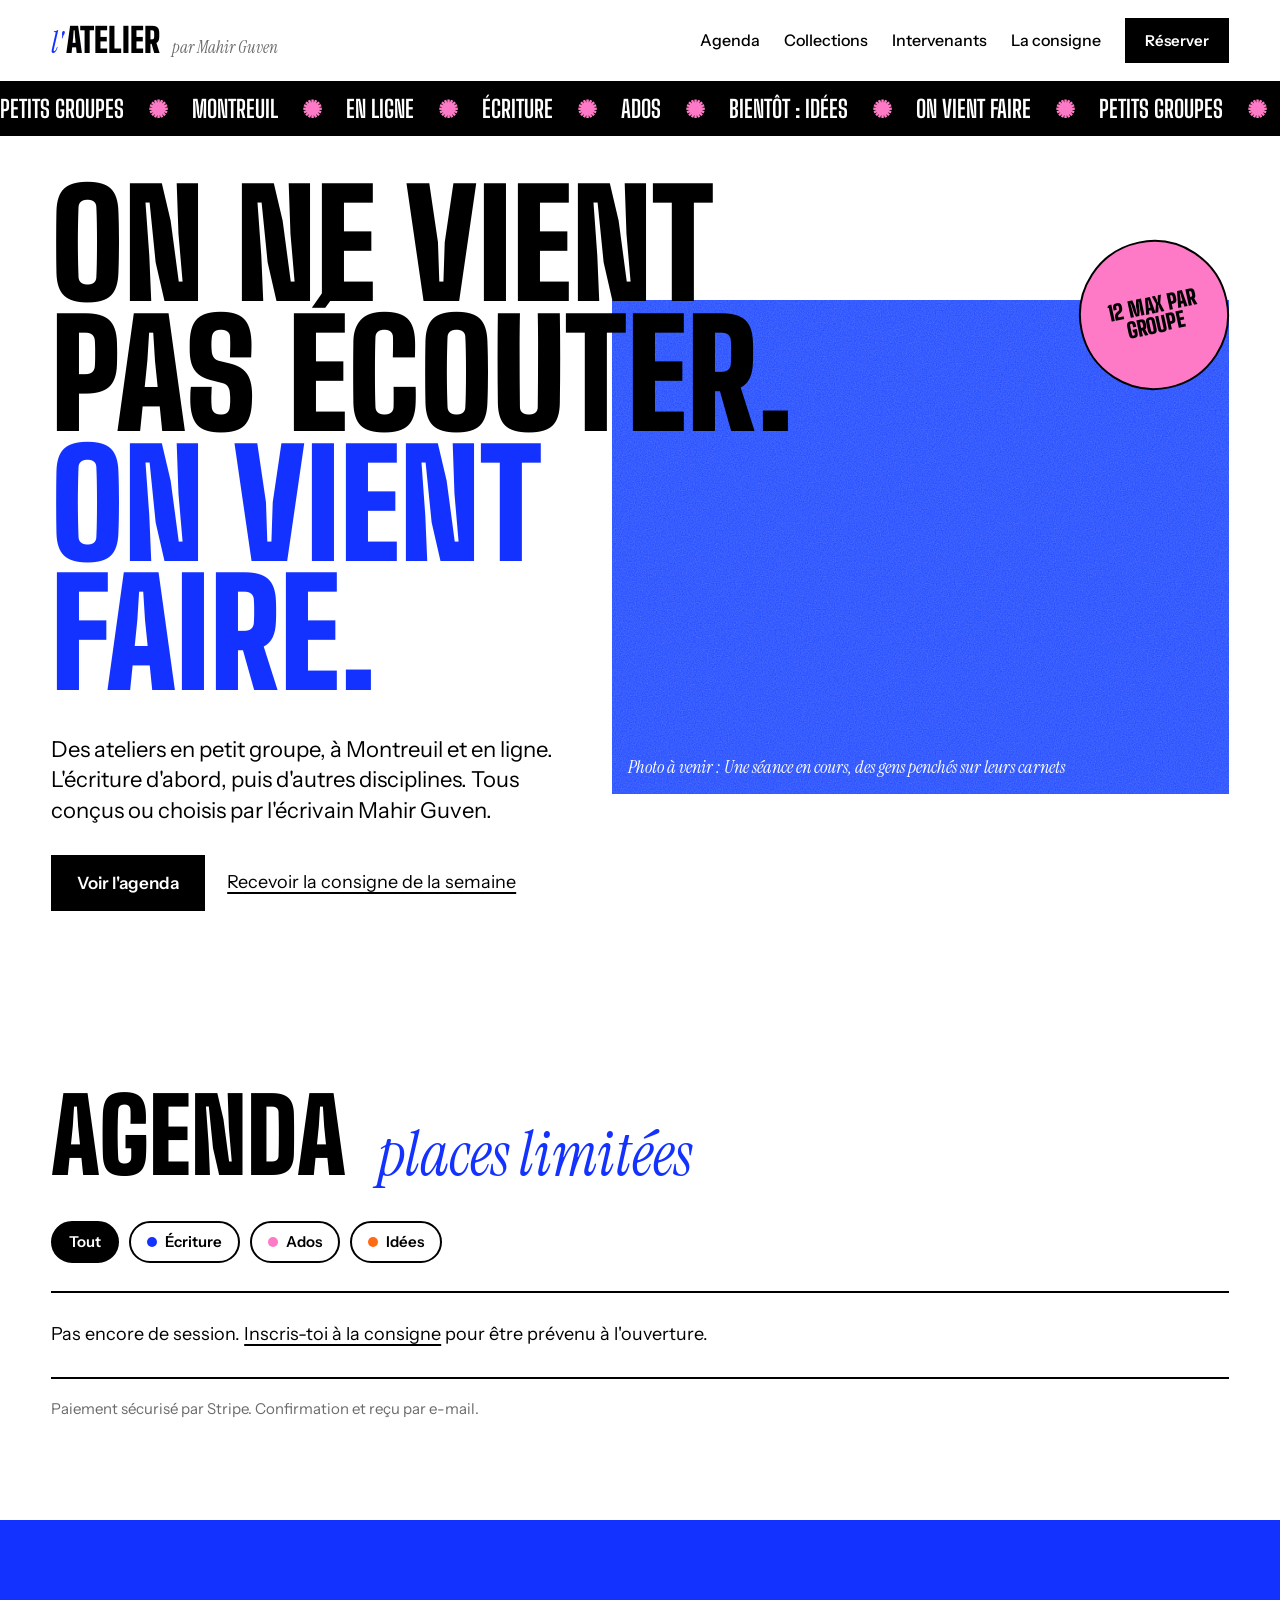
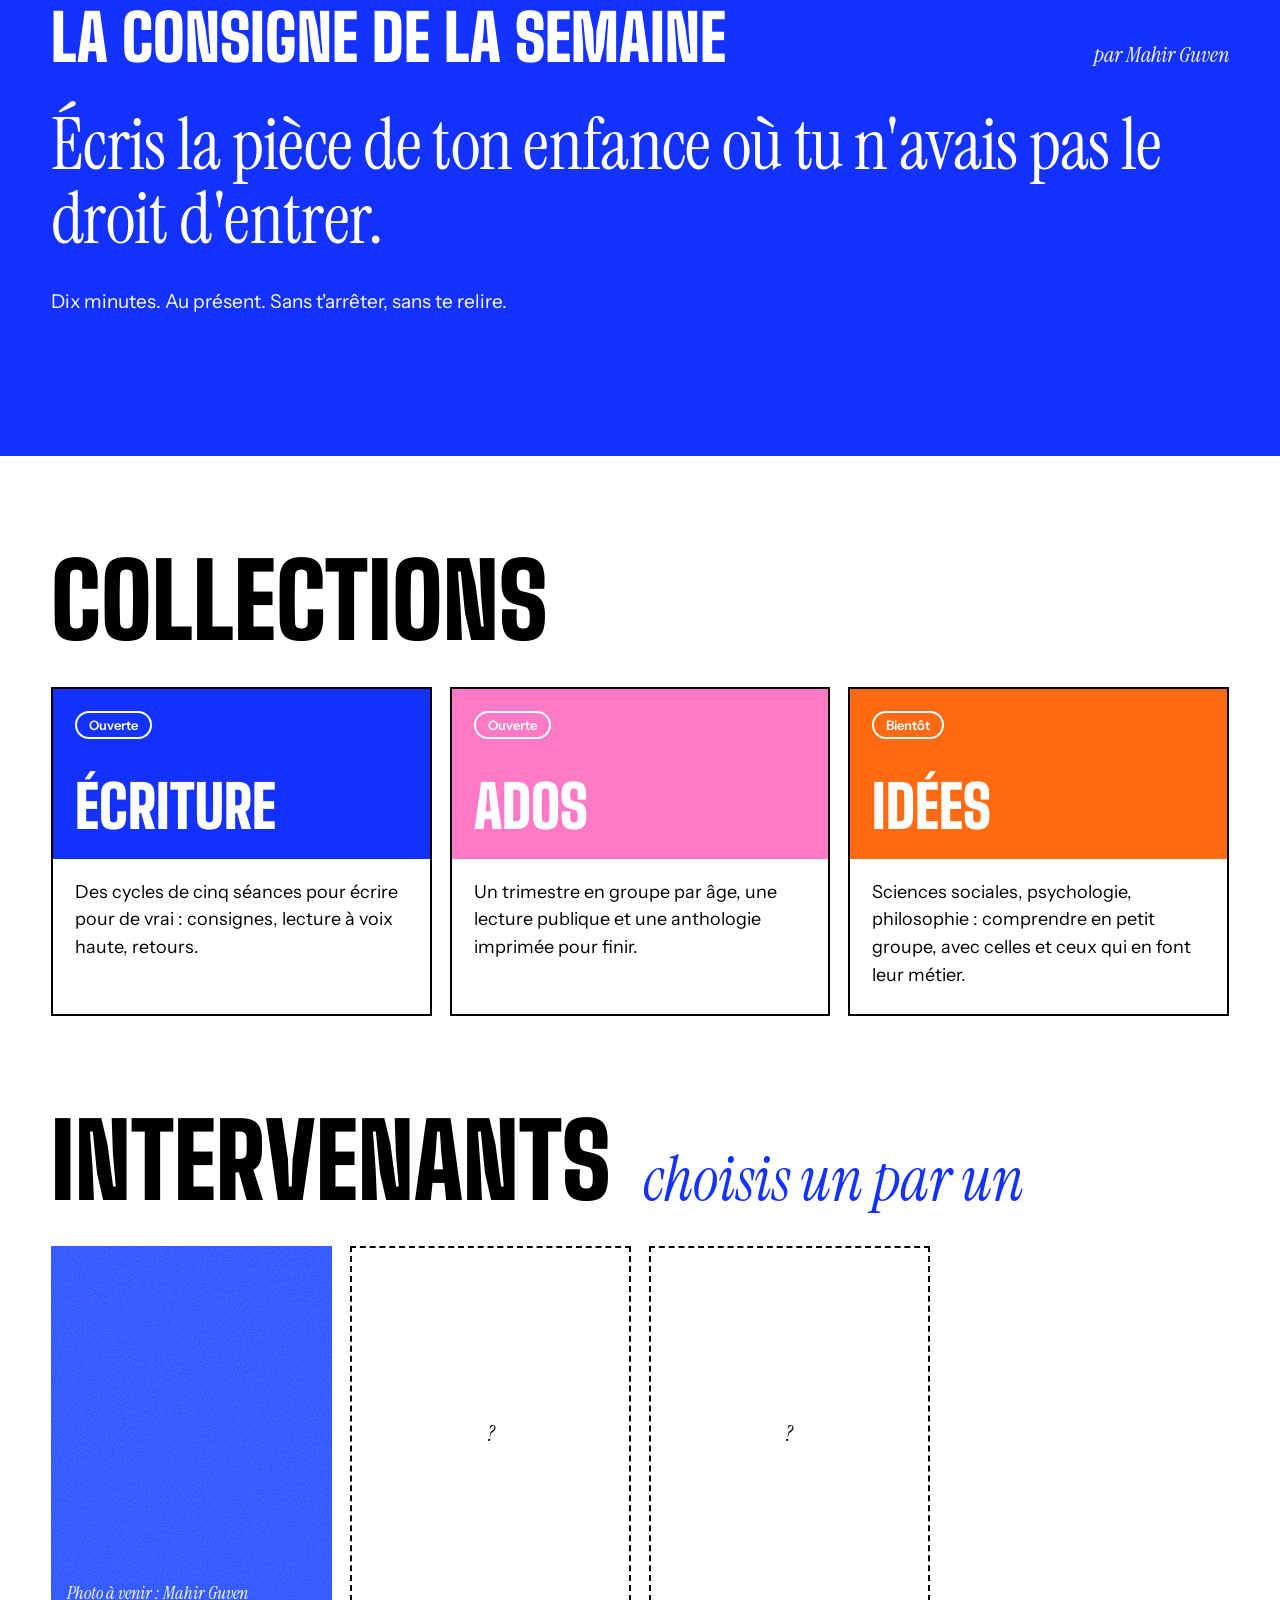
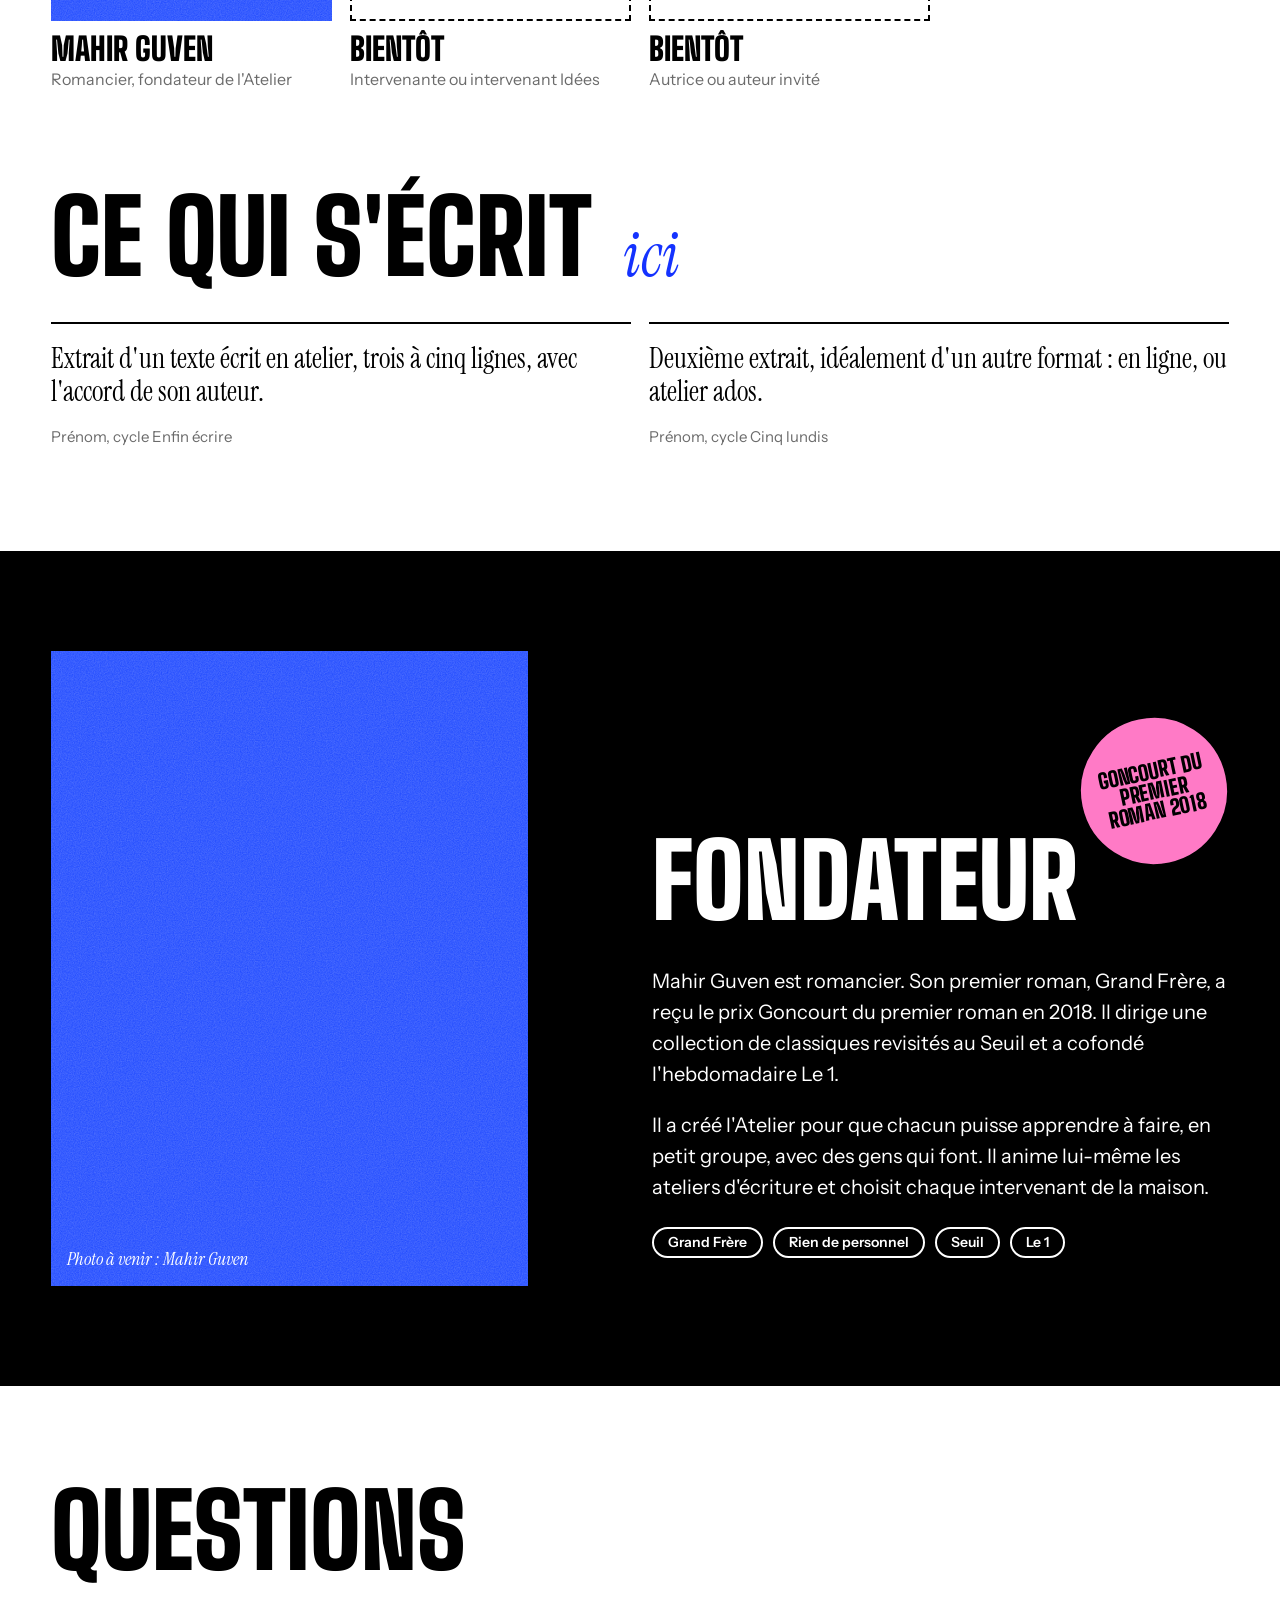
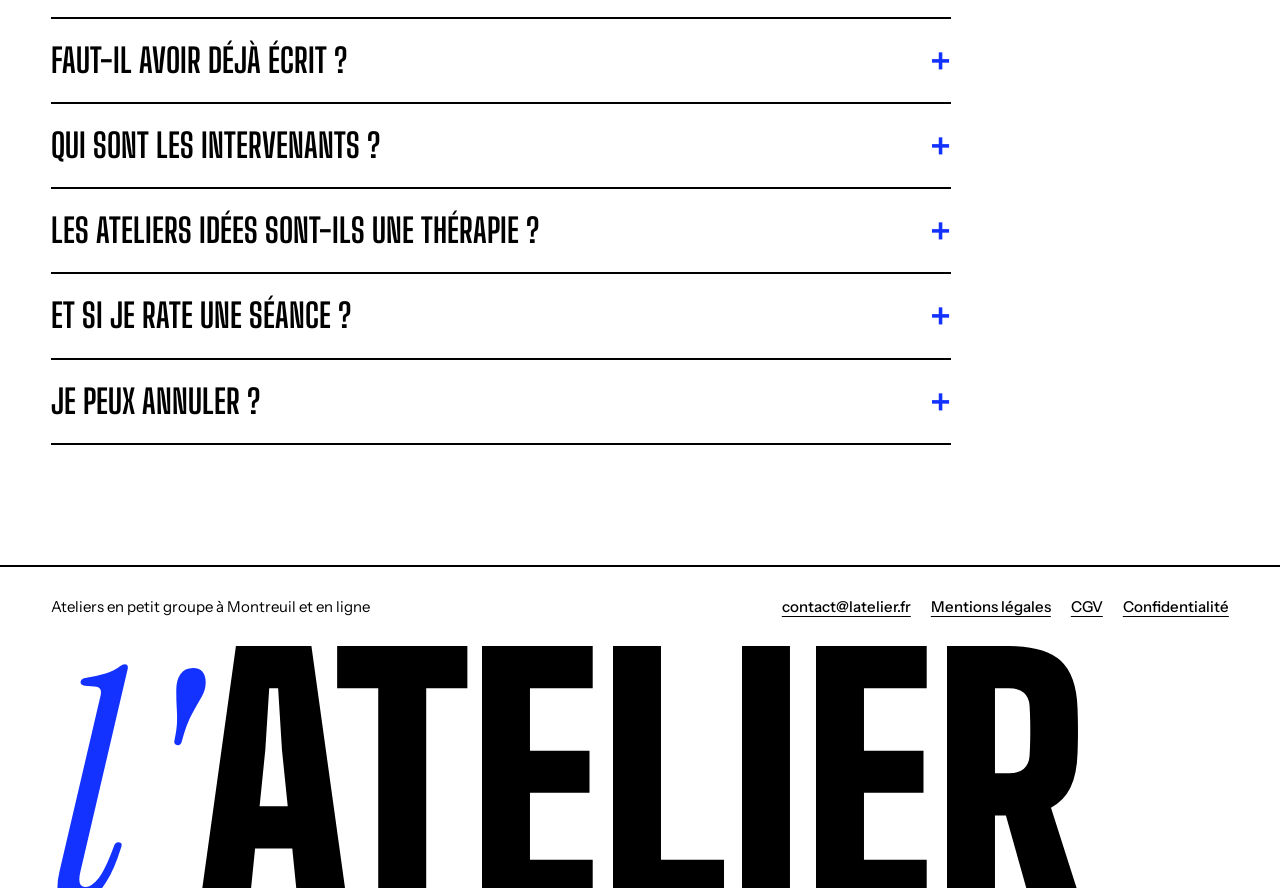
<file: index.html>
<!doctype html>
<html lang="fr">
<head>
<meta charset="utf-8">
<meta name="viewport" content="width=device-width, initial-scale=1">
<title>l'Atelier — ateliers en petit groupe, choisis par Mahir Guven</title>
<meta name="description" content="Ateliers en petit groupe à Montreuil et en ligne, conçus ou choisis par l'écrivain Mahir Guven.">
<link rel="preconnect" href="https://fonts.googleapis.com">
<link rel="preconnect" href="https://fonts.gstatic.com" crossorigin>
<link href="https://fonts.googleapis.com/css2?family=Big+Shoulders+Display:wght@700;900&family=Instrument+Sans:wght@400;500;600&family=Instrument+Serif:ital@0;1&display=swap" rel="stylesheet">
<link rel="stylesheet" href="style.css">
</head>
<body>

<header>
  <a class="logo" href="/" aria-label="l'Atelier, accueil"><i>l'</i><b>Atelier</b><small id="signature"></small></a>
  <nav aria-label="Navigation principale">
    <a href="#agenda">Agenda</a>
    <a href="#collections">Collections</a>
    <a href="#intervenants">Intervenants</a>
    <a href="#consigne" id="nav-consigne">La consigne</a>
    <a class="btn" href="#agenda">Réserver</a>
  </nav>
</header>

<div class="bandeau" aria-hidden="true"><div class="piste" id="piste"></div></div>

<p class="chargement" id="chargement">Chargement…</p>

<main id="contenu" hidden>
  <div class="hero">
    <h1 class="gros"><span id="hero-titre"></span> <span class="bleu" id="hero-titre-couleur"></span></h1>
    <figure class="photo" id="hero-photo"></figure>
    <div class="sticker" id="sticker"></div>
    <div class="texte">
      <p class="chapeau" id="hero-chapeau"></p>
      <div class="actions-hero">
        <a class="btn" href="#agenda">Voir l'agenda</a>
        <a href="#consigne" id="lien-consigne">Recevoir la consigne de la semaine</a>
      </div>
    </div>
  </div>

  <section id="agenda" aria-labelledby="t-agenda">
    <h2 class="titre-section gros" id="t-agenda">Agenda <span class="it">places limitées</span></h2>
    <div class="filtres" id="filtres" role="group" aria-label="Filtrer par collection"></div>
    <div id="liste-sessions"></div>
    <p class="note-paiement">Paiement sécurisé par Stripe. Confirmation et reçu par e-mail.</p>
  </section>

  <div class="consigne" id="consigne">
    <div class="entete">
      <h2 class="gros">La consigne de la semaine</h2>
      <span id="consigne-signature"></span>
    </div>
    <blockquote id="consigne-texte"></blockquote>
    <p class="regle" id="consigne-regle"></p>
    <a class="btn clair" id="consigne-lien" href="#">Recevoir chaque lundi</a>
  </div>

  <section id="collections" aria-labelledby="t-collections">
    <h2 class="titre-section gros" id="t-collections">Collections</h2>
    <div class="collections" id="liste-collections"></div>
  </section>

  <section id="intervenants" aria-labelledby="t-intervenants">
    <h2 class="titre-section gros" id="t-intervenants">Intervenants <span class="it">choisis un par un</span></h2>
    <div class="intervenants" id="liste-intervenants"></div>
  </section>

  <section id="textes" aria-labelledby="t-textes">
    <h2 class="titre-section gros" id="t-textes">Ce qui s'écrit <span class="it">ici</span></h2>
    <div class="textes" id="liste-textes"></div>
  </section>

  <div class="fondateur" id="fondateur">
    <div class="grille">
      <figure class="photo" id="fondateur-photo"></figure>
      <div class="bio">
        <div class="sticker" id="fondateur-sticker"></div>
        <h2 class="titre-section gros">Fondateur</h2>
        <div id="fondateur-texte"></div>
        <div class="credits" id="fondateur-credits"></div>
        <a class="btn clair" id="fondateur-lien" href="#">Son site d'auteur</a>
      </div>
    </div>
  </div>

  <section id="questions" aria-labelledby="t-questions">
    <h2 class="titre-section gros" id="t-questions">Questions</h2>
    <div class="faq" id="liste-faq"></div>
  </section>
</main>

<footer>
  <div class="pied">
    <span>Ateliers en petit groupe à Montreuil et en ligne</span>
    <nav aria-label="Informations">
      <a id="pied-email" href="#">Contact</a>
      <a id="pied-instagram" href="#" hidden>Instagram</a>
      <a href="page.html?p=mentions-legales">Mentions légales</a>
      <a href="page.html?p=cgv">CGV</a>
      <a href="page.html?p=confidentialite">Confidentialité</a>
    </nav>
  </div>
  <div class="geant gros" aria-hidden="true"><i>l'</i>Atelier</div>
</footer>

<dialog id="fenetre" aria-labelledby="f-titre">
  <div class="fen">
    <h3 class="gros" id="f-titre"></h3>
    <dl id="f-recap"></dl>
    <p class="petit">Le paiement se fait sur une page sécurisée Stripe. Tu reçois ta confirmation et ton reçu par e-mail.</p>
    <label><input type="checkbox" id="f-cgv"> <span>J'ai lu et j'accepte les <a href="page.html?p=cgv" target="_blank">conditions générales de vente</a>.</span></label>
    <div class="actions">
      <button class="btn" id="f-payer" disabled></button>
      <button class="fermer" id="f-fermer" type="button">Annuler</button>
    </div>
    <div class="demo" id="f-demo" hidden>Le paiement en ligne n'est pas encore ouvert pour cette session. Écris-nous pour réserver.</div>
  </div>
</dialog>

<script>
/* Tout le contenu vient des fichiers du dossier /content,
   modifiés depuis l'administration (/admin). Rien à changer ici. */
const $ = id => document.getElementById(id);
const esc = s => String(s ?? "").replace(/[&<>"']/g, c => ({"&":"&amp;","<":"&lt;",">":"&gt;",'"':"&quot;","'":"&#39;"}[c]));
const euros = n => Number(n).toLocaleString("fr-FR") + " €";

/* Texte noir ou blanc selon la couleur de la collection */
function contraste(hex){
  const h = (hex || "#1432FF").replace("#","");
  const [r,g,b] = [0,2,4].map(i => parseInt(h.substr(i,2),16) / 255)
    .map(v => v <= .03928 ? v/12.92 : Math.pow((v+.055)/1.055, 2.4));
  return (0.2126*r + 0.7152*g + 0.0722*b) > 0.4 ? "#000000" : "#FFFFFF";
}
const style = c => `--c:${esc(c?.couleur || "#1432FF")};--t:${contraste(c?.couleur)}`;

function photo(el, src, texte, coul){
  el.setAttribute("style", style(coul));
  el.innerHTML = src
    ? `<img src="${esc(src)}" alt="${esc(texte)}" loading="lazy">`
    : `<div class="vide">Photo à venir${texte ? " : " + esc(texte) : ""}</div>`;
}
const paragraphes = t => String(t || "").split(/\n\s*\n/).map(p => `<p>${esc(p.trim())}</p>`).join("");

async function charger(nom){
  const r = await fetch(`content/${nom}.json`, {cache: "no-cache"});
  if (!r.ok) throw new Error(nom);
  return r.json();
}

(async () => {
  let site, collections, intervenants, sessions;
  try {
    [site, {collections}, {intervenants}, {sessions}] =
      await Promise.all(["site","collections","intervenants","sessions"].map(charger));
  } catch(e) {
    $("chargement").textContent = "Le contenu n'a pas pu être chargé. Si tu ouvres ce fichier directement depuis ton ordinateur, c'est normal : le site fonctionne une fois en ligne.";
    return;
  }
  const col = id => collections.find(c => c.id === id);
  const inter = id => intervenants.find(i => i.id === id);
  const principale = collections[0];

  /* En-tête, bandeau, hero */
  $("signature").textContent = site.signature || "";
  $("piste").innerHTML = Array(4).fill(site.bandeau || []).flat().map(t => `<span>${esc(t)}</span>`).join("");
  $("hero-titre").textContent = site.hero_titre;
  $("hero-titre-couleur").textContent = site.hero_titre_couleur;
  $("hero-chapeau").textContent = site.hero_chapeau;
  photo($("hero-photo"), site.hero_photo, site.hero_photo_legende, principale);
  $("sticker").textContent = site.sticker || "";
  $("sticker").hidden = !site.sticker;

  /* Agenda : sessions visibles et non terminées */
  const auj = new Date(); auj.setHours(0,0,0,0);
  const actives = sessions
    .map((s,i) => ({...s, i}))
    .filter(s => s.visible !== false && (!s.fin || new Date(s.fin + "T23:59:59") >= auj));

  let filtre = "tout";
  $("filtres").innerHTML =
    `<button class="filtre" aria-pressed="true" data-f="tout">Tout</button>` +
    collections.map(c => `<button class="filtre" style="${style(c)}" aria-pressed="false" data-f="${esc(c.id)}"><span class="point"></span>${esc(c.nom)}</button>`).join("");
  $("filtres").addEventListener("click", e => {
    const b = e.target.closest(".filtre"); if (!b) return;
    filtre = b.dataset.f;
    document.querySelectorAll(".filtre").forEach(x => x.setAttribute("aria-pressed", x === b));
    rendreSessions();
  });

  function rendreSessions(){
    const liste = actives.filter(s => filtre === "tout" || s.collection === filtre);
    if (!liste.length){
      const c = col(filtre);
      $("liste-sessions").innerHTML = `<div class="vide-agenda">Pas encore de session${c ? " dans la collection " + esc(c.nom) : ""}. ${site.consigne_visible ? '<a href="#consigne">Inscris-toi à la consigne</a> pour être prévenu à l\'ouverture.' : ""}</div>`;
      return;
    }
    $("liste-sessions").innerHTML = liste.map(s => {
      const c = col(s.collection) || principale, p = inter(s.intervenant), complet = s.places <= 0;
      return `
      <div class="session${complet ? " complete" : ""}" style="${style(c)}">
        <div class="dossard" aria-label="${s.places} places restantes">
          <b>${Number(s.places)}</b><small>${complet ? "place" : (s.places > 1 ? "places restantes" : "place restante")}</small>
        </div>
        <div>
          <span class="tag">${esc(c.nom)}</span>
          <h3 class="gros">${esc(s.titre)}</h3>
          ${p ? `<p class="qui"><span class="avatar"></span>avec ${esc(p.nom)}</p>` : ""}
          <p class="infos">${esc(s.dates)}<br>${esc(s.horaire)}, ${esc(s.lieu)}</p>
        </div>
        <div class="droite">
          <div class="prix">${euros(s.prix)}</div>
          ${complet
            ? `<div><span class="tampon">Complet</span></div><a href="mailto:${esc(site.email)}?subject=${encodeURIComponent("Liste d'attente : " + s.titre)}">Liste d'attente</a>`
            : `<button class="btn" data-i="${s.i}">Réserver ma place</button>`}
        </div>
      </div>`;
    }).join("");
  }
  rendreSessions();

  /* Consigne */
  $("consigne").hidden = !site.consigne_visible;
  $("nav-consigne").hidden = $("lien-consigne").hidden = !site.consigne_visible;
  $("consigne-signature").textContent = site.signature || "";
  $("consigne-texte").textContent = site.consigne_texte;
  $("consigne-regle").textContent = site.consigne_regle;
  if (site.consigne_lien_inscription) $("consigne-lien").href = site.consigne_lien_inscription;
  else $("consigne-lien").hidden = true;

  /* Collections */
  $("liste-collections").innerHTML = collections.map(c => `
    <article class="collection" style="${style(c)}">
      <div class="haut"><span class="statut">${c.ouverte ? "Ouverte" : "Bientôt"}</span><h3 class="gros">${esc(c.nom)}</h3></div>
      <p>${esc(c.texte)}</p>
    </article>`).join("");

  /* Intervenants */
  $("liste-intervenants").innerHTML = intervenants.map((p, k) => `
    <article class="intervenant${p.a_venir ? " a-venir" : ""}">
      <figure class="photo" id="ph-${k}"></figure>
      <h3 class="gros">${esc(p.nom)}</h3>
      <p>${esc(p.role)}</p>
    </article>`).join("");
  intervenants.forEach((p, k) => {
    const el = $("ph-" + k);
    if (p.a_venir){ el.innerHTML = `<div class="vide">?</div>`; return; }
    photo(el, p.photo, p.nom, col(p.collection) || principale);
  });

  /* Extraits */
  const textes = site.textes_participants || [];
  $("textes").hidden = !textes.length;
  $("liste-textes").innerHTML = textes.map(t => `
    <div class="extrait"><p>${esc(t.extrait)}</p><small>${esc(t.signature)}</small></div>`).join("");

  /* Fondateur */
  photo($("fondateur-photo"), site.fondateur_photo, "Mahir Guven", principale);
  $("fondateur-sticker").textContent = site.fondateur_sticker || "";
  $("fondateur-sticker").hidden = !site.fondateur_sticker;
  $("fondateur-texte").innerHTML = paragraphes(site.fondateur_texte);
  $("fondateur-credits").innerHTML = (site.fondateur_credits || []).map(c => `<span class="pastille">${esc(c)}</span>`).join("");
  if (site.fondateur_lien) $("fondateur-lien").href = site.fondateur_lien;
  else $("fondateur-lien").hidden = true;

  /* Questions */
  $("liste-faq").innerHTML = (site.faq || []).map(q => `
    <details><summary>${esc(q.question)}</summary><p>${esc(q.reponse)}</p></details>`).join("");

  /* Pied de page */
  $("pied-email").href = "mailto:" + site.email;
  $("pied-email").textContent = site.email;
  if (site.instagram){ $("pied-instagram").href = site.instagram; $("pied-instagram").hidden = false; }

  $("chargement").hidden = true;
  $("contenu").hidden = false;

  /* Réservation */
  const fen = $("fenetre"), cgv = $("f-cgv"), payer = $("f-payer"), demo = $("f-demo");
  let courante = null;
  $("liste-sessions").addEventListener("click", e => {
    const b = e.target.closest("button[data-i]"); if (!b) return;
    courante = sessions[+b.dataset.i];
    fen.setAttribute("style", style(col(courante.collection) || principale));
    $("f-titre").textContent = courante.titre;
    const p = inter(courante.intervenant);
    $("f-recap").innerHTML = `
      ${p ? `<dt>Avec</dt><dd>${esc(p.nom)}</dd>` : ""}
      <dt>Dates</dt><dd>${esc(courante.dates)}</dd>
      <dt>Horaire</dt><dd>${esc(courante.horaire)}</dd>
      <dt>Lieu</dt><dd>${esc(courante.lieu)}</dd>
      <dt>Prix</dt><dd>${euros(courante.prix)}</dd>`;
    payer.textContent = `Payer ${euros(courante.prix)} et réserver`;
    cgv.checked = false; payer.disabled = true; demo.hidden = true;
    fen.showModal();
  });
  cgv.addEventListener("change", () => { payer.disabled = !cgv.checked; });
  $("f-fermer").addEventListener("click", () => fen.close());
  fen.addEventListener("click", e => { if (e.target === fen) fen.close(); });
  payer.addEventListener("click", () => {
    if (!courante.lien_paiement) { demo.hidden = false; return; }
    window.location.href = courante.lien_paiement;
  });
})();
</script>
</body>
</html>
</file>
<file: style.css>
:root{
    --c:var(--klein);--t:var(--blanc);
    --blanc:#FFFFFF;
    --noir:#000000;
    --gris:#6B6B6B;
    --klein:#1432FF;   /* couleur de la maison + collection Écriture */
    --rose:#FF7AC6;    /* collection Ados + stickers */
    --orange:#FF6A13;  /* collection Idées */
    --surligneur:#FFF06B; /* à compléter, temporaire */
    --pad:clamp(20px,4vw,56px);
    --display:"Big Shoulders Display","Arial Narrow",Impact,sans-serif;
    --serif:"Instrument Serif",Georgia,serif;
  }
  *{box-sizing:border-box}
  html{scroll-behavior:smooth}
  body{margin:0;background:var(--blanc);color:var(--noir);font-family:"Instrument Sans",system-ui,sans-serif;font-size:18px;line-height:1.55}
  a{color:inherit;text-underline-offset:4px;text-decoration-thickness:2px}
  :focus-visible{outline:3px solid var(--klein);outline-offset:3px}
  .it{font-family:var(--serif);font-style:italic;font-weight:400}
  .gros{font-family:var(--display);font-weight:900;text-transform:uppercase;line-height:.88}

  .btn{
    display:inline-block;background:var(--noir);color:var(--blanc);border:2px solid var(--noir);
    font:inherit;font-weight:600;font-size:17px;padding:13px 24px;border-radius:0;text-decoration:none;cursor:pointer;
    transition:transform .15s, box-shadow .15s;
  }
  .btn:hover{transform:translate(-3px,-3px);box-shadow:5px 5px 0 var(--klein)}
  .btn.clair{background:var(--blanc);color:var(--noir);border-color:var(--blanc)}
  .btn[disabled]{opacity:.35;cursor:not-allowed;transform:none;box-shadow:none}

  /* En-tête */
  header{display:flex;align-items:center;justify-content:space-between;padding:18px var(--pad);gap:20px}
  .logo{text-decoration:none;display:flex;align-items:baseline;gap:2px;line-height:1}
  .logo b{font-family:var(--display);font-weight:900;font-size:34px;text-transform:uppercase}
  .logo i{font-family:var(--serif);font-size:30px;color:var(--klein)}
  .logo small{font-family:var(--serif);font-style:italic;font-size:17px;color:var(--gris);margin-left:10px}
  nav{display:flex;align-items:center;gap:24px;font-weight:500;font-size:16px}
  nav a{text-decoration:none}
  nav a:not(.btn):hover{text-decoration:underline}
  nav .btn{padding:9px 18px;font-size:15px}

  /* Bandeau défilant : le seul mouvement automatique */
  .bandeau{background:var(--noir);color:var(--blanc);overflow:hidden;white-space:nowrap}
  .bandeau .piste{display:inline-flex;animation:defile 40s linear infinite}
  .bandeau span{font-family:var(--display);font-weight:700;font-size:24px;text-transform:uppercase;padding:9px 0}
  .bandeau span::after{content:"✺";margin:0 24px;color:var(--rose)}
  @keyframes defile{to{transform:translateX(-50%)}}

  /* Photos : N&B + voile de la couleur de la collection */
  .photo{position:relative;margin:0;overflow:hidden;background:var(--c);isolation:isolate}
  .photo img{width:100%;height:100%;object-fit:cover;filter:grayscale(1) contrast(1.15)}
  .photo::after{content:"";position:absolute;inset:0;background:var(--c);mix-blend-mode:screen;opacity:.55;pointer-events:none}
  .photo .vide{
    position:absolute;inset:0;display:flex;align-items:flex-end;padding:16px;color:var(--t,var(--blanc));
    font-family:var(--serif);font-style:italic;font-size:18px;line-height:1.25;
    background-image:url("data:image/svg+xml,%3Csvg xmlns='http://www.w3.org/2000/svg' width='220' height='220'%3E%3Cfilter id='g'%3E%3CfeTurbulence type='fractalNoise' baseFrequency='.85' numOctaves='3'/%3E%3CfeColorMatrix values='0 0 0 0 1 0 0 0 0 1 0 0 0 0 1 0 0 0 .22 0'/%3E%3C/filter%3E%3Crect width='100%25' height='100%25' filter='url(%23g)'/%3E%3C/svg%3E");
  }

  /* Hero */
  .hero{display:grid;grid-template-columns:repeat(12,1fr);gap:0 20px;padding:44px var(--pad) 80px;align-items:end}
  .hero h1{grid-column:1 / 10;grid-row:1;position:relative;z-index:2;margin:0;font-size:clamp(72px,11.5vw,184px)}
  .hero h1 .bleu{color:var(--klein)}
  .hero .photo{grid-column:7 / 13;grid-row:1 / 3;aspect-ratio:5/4;align-self:start;margin-top:120px}
  .hero .texte{grid-column:1 / 7;grid-row:2;padding-top:36px}
  .chapeau{font-size:22px;line-height:1.4;margin:0 0 28px;max-width:27em}
  .chapeau .it{font-size:25px}
  .actions-hero{display:flex;align-items:center;gap:22px;flex-wrap:wrap}
  .sticker{
    width:150px;height:150px;border-radius:50%;background:var(--rose);color:var(--noir);
    display:grid;place-items:center;text-align:center;padding:18px;border:2px solid var(--noir);
    font-family:var(--display);font-weight:900;text-transform:uppercase;font-size:21px;line-height:.95;transform:rotate(-12deg);
  }
  .hero .sticker{grid-column:12;grid-row:1;justify-self:end;align-self:start;margin-top:60px;position:relative;z-index:3}

  section{padding:100px var(--pad) 0}
  .titre-section{font-size:clamp(52px,8vw,112px);margin:0 0 40px}
  .titre-section .it{text-transform:none;font-size:.6em;color:var(--klein);margin-left:.15em}

  /* Agenda */
  .filtres{display:flex;flex-wrap:wrap;gap:10px;margin:0 0 28px}
  .filtre{
    font:inherit;font-size:15px;font-weight:600;padding:7px 16px;border-radius:99px;border:2px solid var(--noir);
    background:var(--blanc);color:var(--noir);cursor:pointer;display:inline-flex;align-items:center;gap:8px;
  }
  .filtre .point{width:10px;height:10px;border-radius:50%;background:var(--c,var(--noir))}
  .filtre[aria-pressed="true"]{background:var(--noir);color:var(--blanc)}
  .session{display:grid;grid-template-columns:130px 1fr auto;gap:28px;align-items:center;padding:26px 0;border-top:2px solid var(--noir)}
  .session:last-child{border-bottom:2px solid var(--noir)}
  .dossard{text-align:center;line-height:.8}
  .dossard b{display:block;font-family:var(--display);font-weight:900;font-size:104px;color:transparent;-webkit-text-stroke:2px var(--c)}
  .dossard small{display:block;font-size:13px;margin-top:10px;color:var(--gris)}
  .tag{display:inline-block;background:var(--c);color:var(--t);font-size:13px;font-weight:600;padding:2px 10px;margin-bottom:10px}
  .session h3{font-size:clamp(28px,3.2vw,44px);margin:0 0 8px}
  .session .qui{display:flex;align-items:center;gap:10px;margin:0 0 6px;font-weight:500}
  .avatar{width:30px;height:30px;border-radius:50%;background:var(--c);flex:none}
  .session .infos{margin:0;color:var(--gris);font-size:16px}
  .session .droite{text-align:right}
  .session .prix{font-family:var(--display);font-weight:900;font-size:46px;line-height:1;margin-bottom:12px}
  .session.complete .dossard b{-webkit-text-stroke-color:#BDBDBD}
  .tampon{display:inline-block;background:var(--noir);color:var(--blanc);font-family:var(--display);font-weight:900;text-transform:uppercase;font-size:22px;padding:4px 14px;transform:rotate(-4deg);margin-bottom:10px}
  .vide-agenda{padding:28px 0;border-top:2px solid var(--noir);border-bottom:2px solid var(--noir)}
  .note-paiement{margin-top:18px;font-size:15px;color:var(--gris)}

  /* La consigne de la semaine : le moment fort */
  .consigne{background:var(--klein);color:var(--blanc);margin-top:100px;padding:90px var(--pad) 96px}
  .consigne .entete{display:flex;justify-content:space-between;align-items:baseline;gap:20px;flex-wrap:wrap;margin-bottom:36px}
  .consigne .entete h2{font-size:clamp(40px,5vw,68px);margin:0}
  .consigne .entete span{font-family:var(--serif);font-style:italic;font-size:22px}
  .consigne blockquote{margin:0;font-family:var(--serif);font-size:clamp(40px,5.6vw,84px);line-height:1.04;max-width:16em;letter-spacing:-.01em}
  .consigne .regle{margin:30px 0 44px;font-size:19px}
  .inscription{display:flex;gap:0;max-width:560px;flex-wrap:wrap}
  .inscription label{position:absolute;left:-9999px}
  .inscription input{flex:1 1 260px;font:inherit;font-size:17px;padding:14px 16px;border:2px solid var(--blanc);background:transparent;color:var(--blanc);border-radius:0}
  .inscription input::placeholder{color:rgba(255,255,255,.75)}
  .inscription .btn{background:var(--blanc);color:var(--noir);border-color:var(--blanc)}
  .inscription .btn:hover{box-shadow:5px 5px 0 var(--noir)}
  .consigne .merci{margin-top:14px;font-size:15px;min-height:1.4em}

  /* Collections */
  .collections{display:grid;grid-template-columns:repeat(3,1fr);gap:18px}
  .collection{border:2px solid var(--noir);display:flex;flex-direction:column}
  .collection .haut{background:var(--c);color:var(--t);padding:22px 22px 26px;min-height:170px;display:flex;flex-direction:column;justify-content:space-between}
  .collection h3{font-size:clamp(44px,4.6vw,66px);margin:0}
  .statut{align-self:flex-start;font-size:13px;font-weight:600;border:2px solid currentColor;border-radius:99px;padding:2px 12px}
  .collection p{padding:20px 22px 24px;margin:0}

  /* Intervenants */
  .intervenants{display:grid;grid-template-columns:repeat(4,1fr);gap:18px}
  .intervenant .photo{aspect-ratio:3/4;margin-bottom:14px}
  .intervenant h3{font-size:32px;margin:0 0 4px}
  .intervenant p{margin:0;font-size:16px;color:var(--gris)}
  .intervenant.a-venir .photo{background:var(--blanc);border:2px dashed var(--noir)}
  .intervenant.a-venir .photo::after{display:none}
  .intervenant.a-venir .vide{color:var(--noir);background-image:none;align-items:center;justify-content:center;text-align:center;font-size:22px}

  /* Textes de participants */
  .textes{display:grid;grid-template-columns:repeat(2,1fr);gap:18px}
  .extrait{border-top:2px solid var(--noir);padding-top:18px}
  .extrait p{font-family:var(--serif);font-size:28px;line-height:1.2;margin:0 0 14px}
  .extrait small{font-size:15px;color:var(--gris)}

  /* Fondateur */
  .fondateur{background:var(--noir);color:var(--blanc);margin-top:100px;padding:100px var(--pad)}
  .fondateur .grille{display:grid;grid-template-columns:repeat(12,1fr);gap:24px;align-items:end}
  .fondateur .photo{grid-column:1 / 6;aspect-ratio:3/4}
  .fondateur .bio{grid-column:7 / 13;position:relative}
  .fondateur .sticker{position:absolute;top:-120px;right:0}
  .fondateur .titre-section .it{color:var(--rose)}
  .fondateur p{font-size:20px;max-width:30em}
  .credits{display:flex;flex-wrap:wrap;gap:10px;margin:24px 0 28px}
  .pastille{display:inline-block;border:2px solid currentColor;border-radius:99px;padding:3px 14px;font-size:14px;font-weight:600}

  /* Questions */
  .faq{max-width:900px}
  details{border-top:2px solid var(--noir)}
  details:last-of-type{border-bottom:2px solid var(--noir)}
  summary{list-style:none;cursor:pointer;display:flex;justify-content:space-between;align-items:center;gap:20px;padding:20px 0;font-family:var(--display);font-weight:700;text-transform:uppercase;font-size:clamp(24px,2.6vw,34px);line-height:1}
  summary::-webkit-details-marker{display:none}
  summary::after{content:"+";font-size:1.3em;color:var(--klein);transition:transform .2s}
  details[open] summary::after{transform:rotate(45deg)}
  details p{margin:0 0 22px;max-width:40em}

  footer{margin-top:120px;border-top:2px solid var(--noir);padding:28px var(--pad) 0;overflow:hidden}
  .pied{display:flex;flex-wrap:wrap;justify-content:space-between;gap:12px 28px;font-size:15px}
  .pied nav{gap:20px;font-size:15px;flex-wrap:wrap}
  .pied nav a{text-decoration:underline}
  .geant{font-size:25vw;line-height:.78;margin:36px 0 -2.4vw;white-space:nowrap}
  .geant i{font-family:var(--serif);text-transform:none;color:var(--klein);font-weight:400}

  /* Fenêtre de réservation */
  dialog{border:2px solid var(--noir);padding:0;max-width:560px;width:calc(100% - 32px);background:var(--blanc);color:var(--noir);box-shadow:10px 10px 0 var(--c,var(--klein))}
  dialog::backdrop{background:rgba(0,0,0,.55)}
  .fen{padding:30px}
  .fen h3{font-size:40px;margin:0 0 22px}
  .fen dl{display:grid;grid-template-columns:auto 1fr;gap:6px 20px;margin:0 0 20px;font-size:16px}
  .fen dt{color:var(--gris)}
  .fen dd{margin:0;font-weight:500}
  .fen .petit{font-size:15px;color:var(--gris)}
  .fen label{display:flex;gap:12px;align-items:flex-start;font-size:16px;margin:16px 0 22px}
  .fen input{margin-top:3px;accent-color:var(--klein);width:18px;height:18px}
  .fen .actions{display:flex;align-items:center;justify-content:space-between;gap:12px;flex-wrap:wrap}
  .fermer{background:none;border:0;font:inherit;font-size:16px;text-decoration:underline;cursor:pointer;padding:0;color:var(--noir)}
  .demo{margin-top:18px;padding:12px 14px;background:var(--rose);font-size:15px}

  @media (max-width:980px){
    .collections{grid-template-columns:1fr}
    .intervenants{grid-template-columns:repeat(2,1fr)}
  }
  @media (max-width:860px){
    nav a:not(.btn){display:none}
    .logo small{display:none}
    .hero{grid-template-columns:1fr;padding-top:24px}
    .hero h1{grid-column:1;font-size:clamp(60px,17vw,120px)}
    .hero .photo{grid-column:1;grid-row:2;margin-top:24px;aspect-ratio:4/3.4}
    .hero .sticker{grid-column:1;grid-row:2;margin:-30px 10px 0 0;width:112px;height:112px;font-size:16px}
    .hero .texte{grid-column:1;grid-row:3}
    .session{grid-template-columns:80px 1fr;gap:18px}
    .dossard b{font-size:68px}
    .session .droite{grid-column:1 / 3;text-align:left;display:flex;align-items:center;gap:20px;flex-wrap:wrap}
    .session .prix{margin:0;font-size:38px}
    .tampon{margin:0}
    .textes{grid-template-columns:1fr}
    .fondateur .grille{grid-template-columns:1fr}
    .fondateur .photo,.fondateur .bio{grid-column:1}
    .fondateur .sticker{top:-90px;width:112px;height:112px;font-size:16px}
  }
  @media (prefers-reduced-motion:reduce){
    html{scroll-behavior:auto}
    .bandeau .piste{animation:none}
    .btn,.btn:hover{transition:none;transform:none}
  }

  .chargement{padding:40vh var(--pad);text-align:center;color:var(--gris)}
  [hidden]{display:none !important}
</file>
